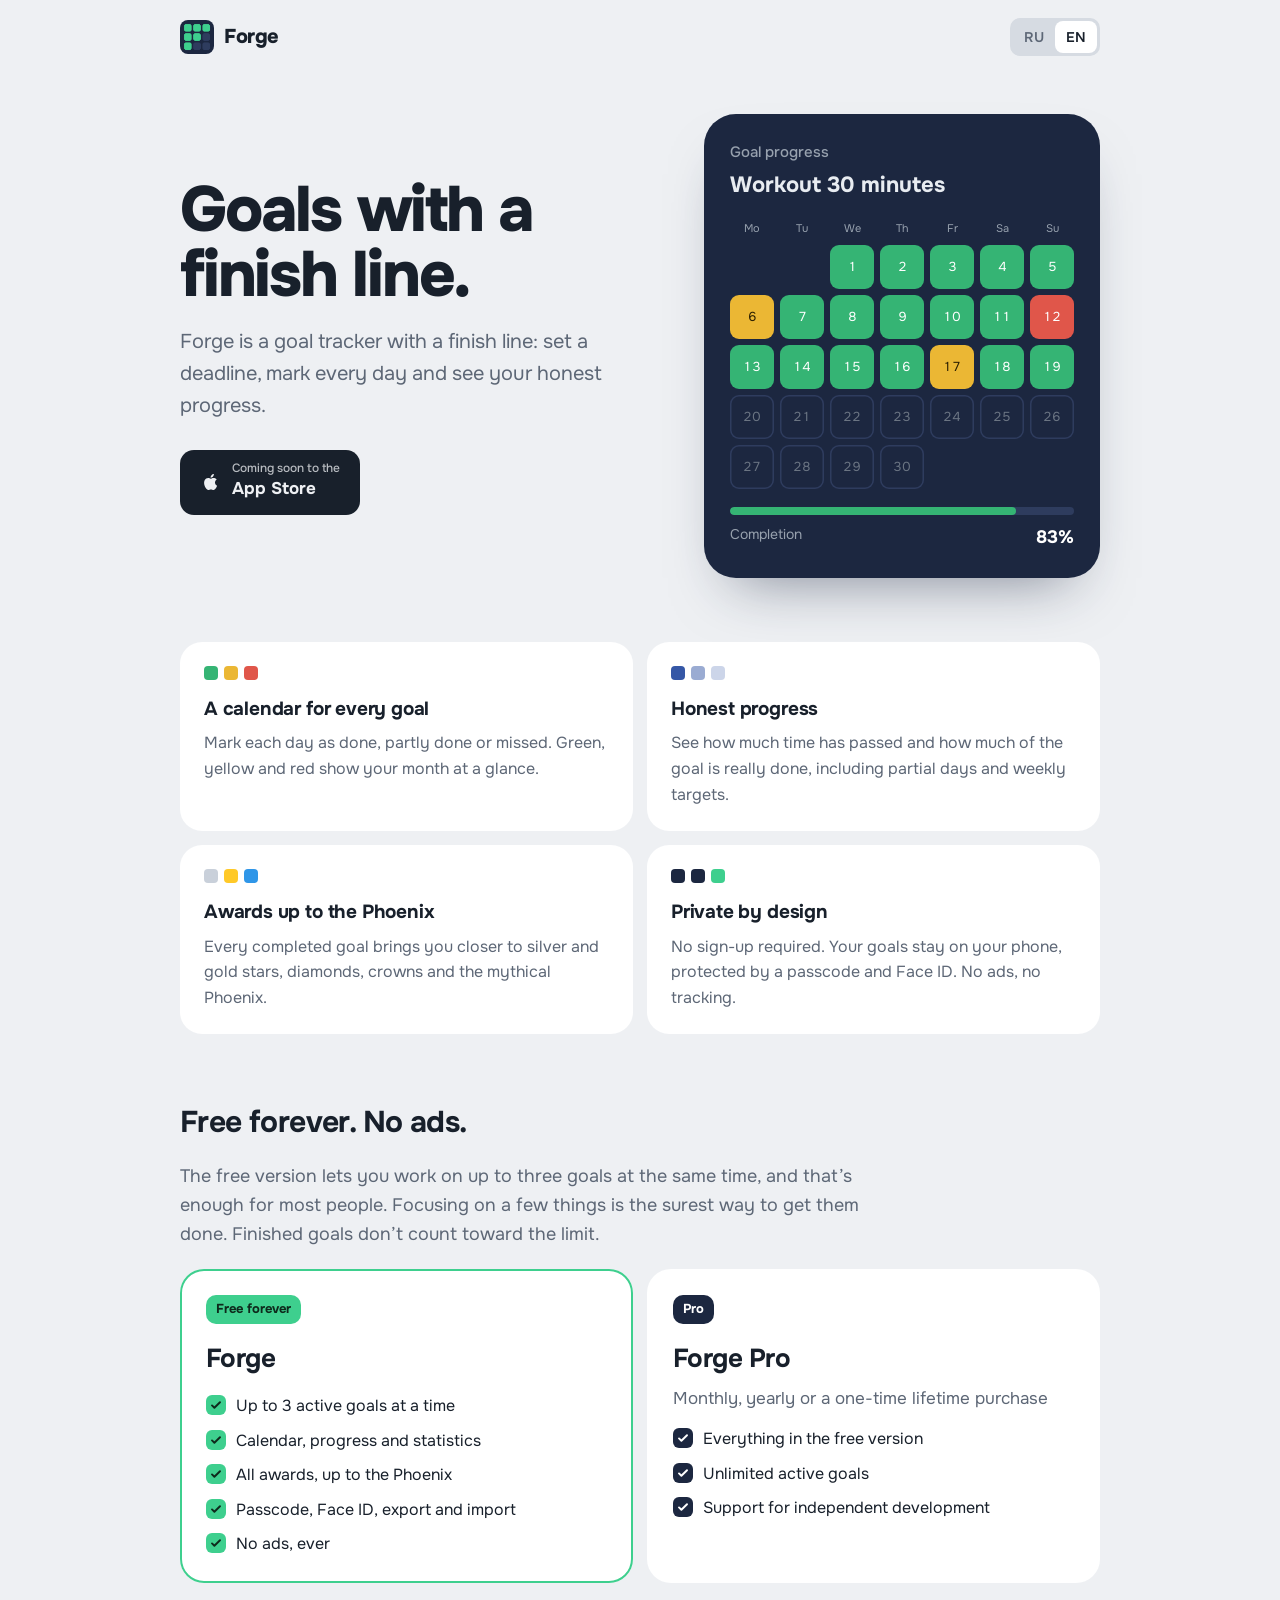
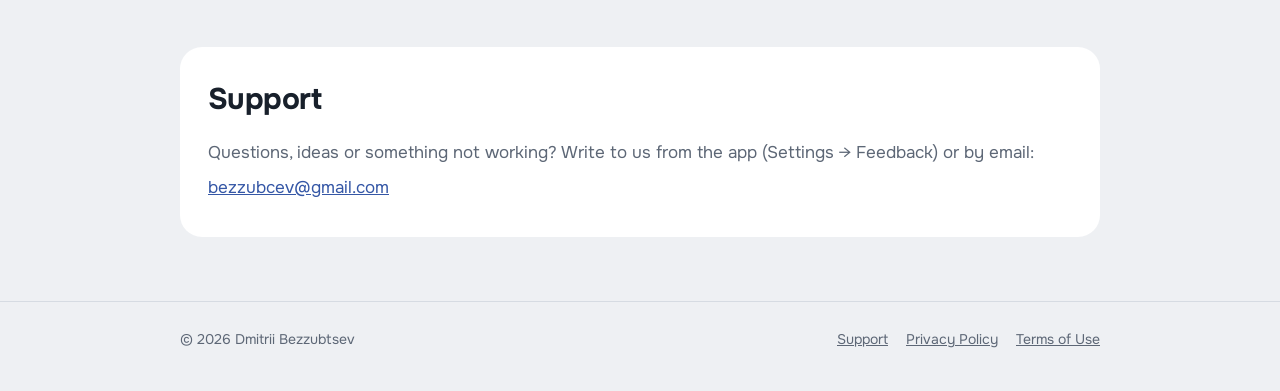
<file: index.html>
<!doctype html>
<html lang="en">
<head>
<meta charset="utf-8">
<meta name="viewport" content="width=device-width, initial-scale=1">
<title>Forge — goals with a finish line</title>
<meta name="title-en" content="Forge — goals with a finish line">
<meta name="title-ru" content="Forge — цели с финишной чертой">
<meta name="description" content="Forge is a goal tracker with a finish line: set a deadline, mark every day and see your honest progress.">
<link rel="icon" href="favicon.png">
<link rel="apple-touch-icon" href="apple-touch-icon.png">
<link rel="preconnect" href="https://fonts.googleapis.com">
<link rel="preconnect" href="https://fonts.gstatic.com" crossorigin>
<link href="https://fonts.googleapis.com/css2?family=Onest:wght@400;500;600;700;800&display=swap" rel="stylesheet">
<link rel="stylesheet" href="style.css">
<script src="lang.js" defer></script>
</head>
<body>
<div class="wrap">
<header class="top">
  <a class="brand" href="index.html"><img src="icon-512.png" alt="">Forge</a>
  <div class="lang" role="group" aria-label="Language"><button data-set="ru" aria-pressed="false">RU</button><button data-set="en" aria-pressed="true">EN</button></div>
</header>

<main>
<section class="hero">
  <div>
    <h1><span data-lang="en">Goals with a finish line.</span><span data-lang="ru">Цели с финишной чертой.</span></h1>
    <p class="lead" data-lang="en">Forge is a goal tracker with a finish line: set a deadline, mark every day and see your honest progress.</p>
    <p class="lead" data-lang="ru">Forge — трекер целей с финишной чертой: задайте срок, отмечайте каждый день и видьте честный процент выполнения.</p>
    <span class="store" aria-disabled="true">
      <svg width="22" height="22" viewBox="0 0 24 24" fill="currentColor" aria-hidden="true"><path d="M16.37 12.6c-.02-2.2 1.8-3.26 1.88-3.31-1.03-1.5-2.62-1.7-3.19-1.73-1.36-.14-2.65.8-3.34.8-.69 0-1.75-.78-2.88-.76-1.48.02-2.85.86-3.61 2.19-1.54 2.67-.39 6.62 1.11 8.79.73 1.06 1.6 2.25 2.74 2.21 1.1-.04 1.51-.71 2.84-.71 1.32 0 1.7.71 2.86.69 1.18-.02 1.93-1.08 2.65-2.15.84-1.23 1.18-2.42 1.2-2.48-.03-.01-2.3-.88-2.32-3.5zM14.2 6.13c.6-.73 1.01-1.75.9-2.76-.87.04-1.92.58-2.54 1.31-.56.64-1.05 1.67-.92 2.66.97.08 1.96-.49 2.56-1.21z"/></svg>
      <span><small><span data-lang="en">Coming soon to the</span><span data-lang="ru">Скоро в</span></small>App Store</span>
    </span>
  </div>
  <div class="cal" aria-hidden="true">
    <h3><span data-lang="en">Goal progress</span><span data-lang="ru">Прогресс по цели</span></h3>
    <strong><span data-lang="en">Workout 30 minutes</span><span data-lang="ru">Тренировка 30 минут</span></strong>
    <div class="grid"><span class="wd"><b data-lang="en" style="font-weight:inherit">Mo</b><b data-lang="ru" style="font-weight:inherit">Пн</b></span><span class="wd"><b data-lang="en" style="font-weight:inherit">Tu</b><b data-lang="ru" style="font-weight:inherit">Вт</b></span><span class="wd"><b data-lang="en" style="font-weight:inherit">We</b><b data-lang="ru" style="font-weight:inherit">Ср</b></span><span class="wd"><b data-lang="en" style="font-weight:inherit">Th</b><b data-lang="ru" style="font-weight:inherit">Чт</b></span><span class="wd"><b data-lang="en" style="font-weight:inherit">Fr</b><b data-lang="ru" style="font-weight:inherit">Пт</b></span><span class="wd"><b data-lang="en" style="font-weight:inherit">Sa</b><b data-lang="ru" style="font-weight:inherit">Сб</b></span><span class="wd"><b data-lang="en" style="font-weight:inherit">Su</b><b data-lang="ru" style="font-weight:inherit">Вс</b></span><span class="empty"></span><span class="empty"></span><span class="ok">1</span><span class="ok">2</span><span class="ok">3</span><span class="ok">4</span><span class="ok">5</span><span class="part">6</span><span class="ok">7</span><span class="ok">8</span><span class="ok">9</span><span class="ok">10</span><span class="ok">11</span><span class="bad">12</span><span class="ok">13</span><span class="ok">14</span><span class="ok">15</span><span class="ok">16</span><span class="part">17</span><span class="ok">18</span><span class="ok">19</span><span class="fut">20</span><span class="fut">21</span><span class="fut">22</span><span class="fut">23</span><span class="fut">24</span><span class="fut">25</span><span class="fut">26</span><span class="fut">27</span><span class="fut">28</span><span class="fut">29</span><span class="fut">30</span></div>
    <div class="bar"><i></i></div>
    <div class="pct"><span data-lang="en">Completion</span><span data-lang="ru">Прогресс выполнения</span><b>83%</b></div>
  </div>
</section>

<section class="features">
  <div class="feature">
    <div class="dots"><i style="background:#35B474"></i><i style="background:#EBB734"></i><i style="background:#E0564A"></i></div>
    <h3 data-lang="en">A calendar for every goal</h3><h3 data-lang="ru">Календарь для каждой цели</h3>
    <p data-lang="en">Mark each day as done, partly done or missed. Green, yellow and red show your month at a glance.</p>
    <p data-lang="ru">Отмечайте каждый день: выполнено, частично или не выполнено. Зелёный, жёлтый и красный показывают весь месяц с одного взгляда.</p>
  </div>
  <div class="feature">
    <div class="dots"><i style="background:#3557A6"></i><i style="background:#3557A6;opacity:.5"></i><i style="background:#3557A6;opacity:.25"></i></div>
    <h3 data-lang="en">Honest progress</h3><h3 data-lang="ru">Честный прогресс</h3>
    <p data-lang="en">See how much time has passed and how much of the goal is really done, including partial days and weekly targets.</p>
    <p data-lang="ru">Видно, сколько времени прошло и сколько цели выполнено на самом деле, с учётом частичных дней и недельных норм.</p>
  </div>
  <div class="feature">
    <div class="dots"><i style="background:#C9D0DA"></i><i style="background:#FFC928"></i><i style="background:#2F96E8"></i></div>
    <h3 data-lang="en">Awards up to the Phoenix</h3><h3 data-lang="ru">Награды вплоть до Феникса</h3>
    <p data-lang="en">Every completed goal brings you closer to silver and gold stars, diamonds, crowns and the mythical Phoenix.</p>
    <p data-lang="ru">Каждая выполненная цель приближает к серебряным и золотым звёздам, бриллиантам, коронам и мифическому Фениксу.</p>
  </div>
  <div class="feature">
    <div class="dots"><i style="background:#1C2740"></i><i style="background:#1C2740"></i><i style="background:#3ECF8E"></i></div>
    <h3 data-lang="en">Private by design</h3><h3 data-lang="ru">Данные остаются у вас</h3>
    <p data-lang="en">No sign-up required. Your goals stay on your phone, protected by a passcode and Face ID. No ads, no tracking.</p>
    <p data-lang="ru">Регистрация не нужна. Цели хранятся на вашем телефоне под защитой кода и Face ID. Без рекламы и слежки.</p>
  </div>
</section>

<section class="pricing" id="pricing">
  <h2 class="section-title"><span data-lang="en">Free forever. No ads.</span><span data-lang="ru">Бесплатно навсегда. Без рекламы.</span></h2>
  <p class="intro" data-lang="en">The free version lets you work on up to three goals at the same time, and that’s enough for most people. Focusing on a few things is the surest way to get them done. Finished goals don’t count toward the limit.</p>
  <p class="intro" data-lang="ru">В бесплатной версии можно вести до трёх целей одновременно, и большинству этого хватает. Сосредоточиться на немногом — самый верный способ довести дело до конца. Завершённые цели в лимит не входят.</p>
  <div class="plans">
    <div class="plan free">
      <span class="tag"><span data-lang="en">Free forever</span><span data-lang="ru">Бесплатно навсегда</span></span>
      <h3>Forge</h3>
      <ul>
        <li><span data-lang="en">Up to 3 active goals at a time</span><span data-lang="ru">До 3 активных целей одновременно</span></li>
        <li><span data-lang="en">Calendar, progress and statistics</span><span data-lang="ru">Календарь, прогресс и статистика</span></li>
        <li><span data-lang="en">All awards, up to the Phoenix</span><span data-lang="ru">Все награды, вплоть до Феникса</span></li>
        <li><span data-lang="en">Passcode, Face ID, export and import</span><span data-lang="ru">Код, Face ID, экспорт и импорт</span></li>
        <li><span data-lang="en">No ads, ever</span><span data-lang="ru">Никакой рекламы</span></li>
      </ul>
    </div>
    <div class="plan pro">
      <span class="tag">Pro</span>
      <h3>Forge Pro</h3>
      <p class="price"><span data-lang="en">Monthly, yearly or a one-time lifetime purchase</span><span data-lang="ru">На месяц, на год или навсегда одной покупкой</span></p>
      <ul>
        <li><span data-lang="en">Everything in the free version</span><span data-lang="ru">Всё, что есть в бесплатной версии</span></li>
        <li><span data-lang="en">Unlimited active goals</span><span data-lang="ru">Неограниченное число активных целей</span></li>
        <li><span data-lang="en">Support for independent development</span><span data-lang="ru">Поддержка независимой разработки</span></li>
      </ul>
    </div>
  </div>
</section>

<section class="support" id="support">
  <h2 class="section-title"><span data-lang="en">Support</span><span data-lang="ru">Поддержка</span></h2>
  <p data-lang="en">Questions, ideas or something not working? Write to us from the app (Settings → Feedback) or by email:</p>
  <p data-lang="ru">Есть вопрос, идея или что-то не работает? Напишите нам из приложения («Настройки» → «Обратная связь») или на почту:</p>
  <p><a href="mailto:bezzubcev@gmail.com">bezzubcev@gmail.com</a></p>
</section>
</main>
</div>
<footer><div class="wrap">
  <span><span data-lang="en">© 2026 Dmitrii Bezzubtsev</span><span data-lang="ru">© 2026 Дмитрий Беззубцев</span></span>
  <nav>
    <a href="index.html#support"><span data-lang="en">Support</span><span data-lang="ru">Поддержка</span></a>
    <a href="privacy.html"><span data-lang="en">Privacy Policy</span><span data-lang="ru">Политика конфиденциальности</span></a>
    <a href="terms.html"><span data-lang="en">Terms of Use</span><span data-lang="ru">Условия использования</span></a>
  </nav>
</div></footer>
</body>
</html>
</file>
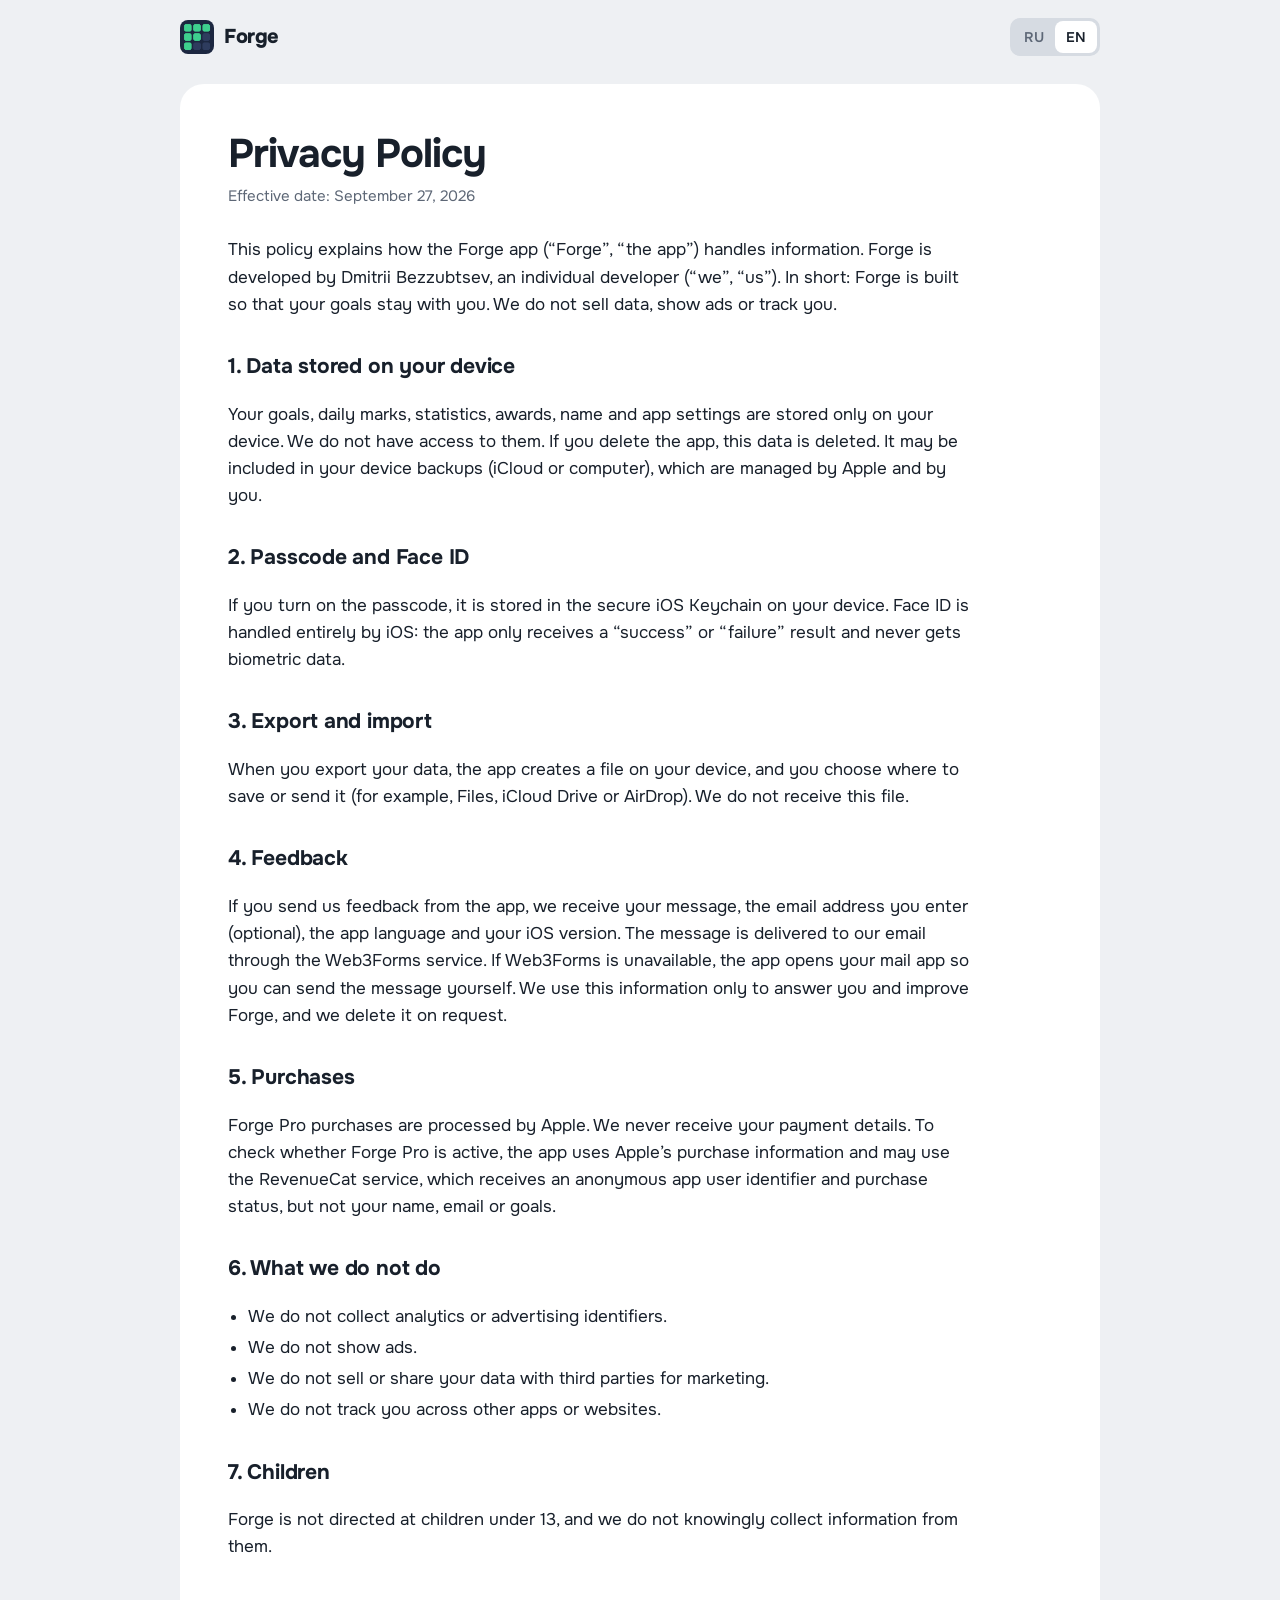
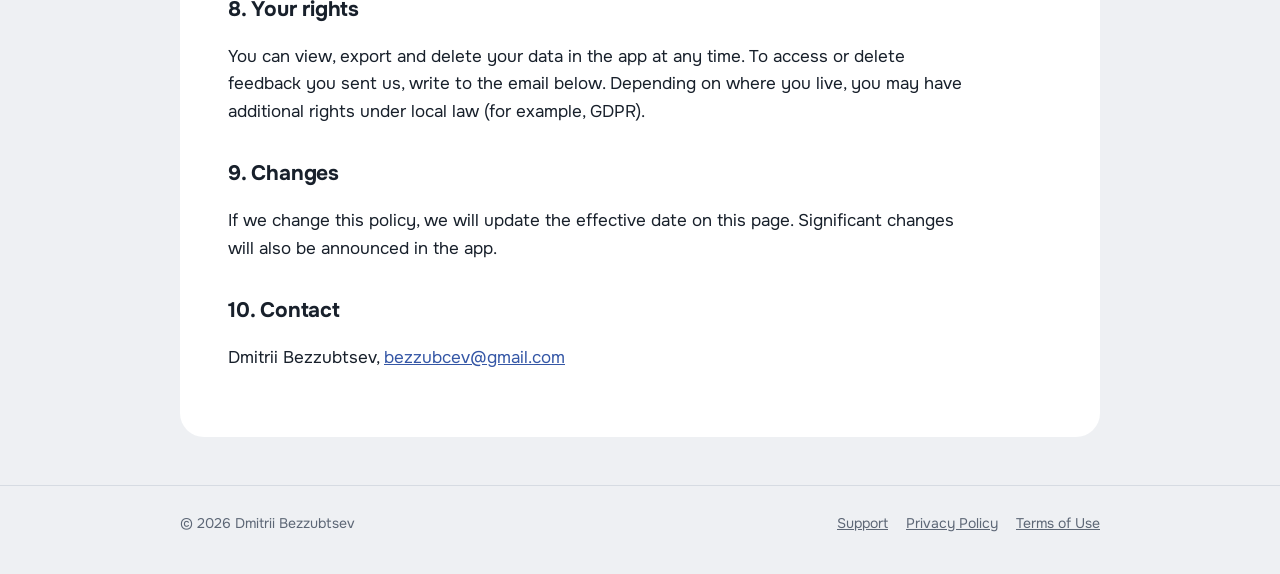
<file: privacy.html>
<!doctype html>
<html lang="en">
<head>
<meta charset="utf-8">
<meta name="viewport" content="width=device-width, initial-scale=1">
<title>Forge — Privacy Policy</title>
<meta name="title-en" content="Forge — Privacy Policy">
<meta name="title-ru" content="Forge — Политика конфиденциальности">
<meta name="description" content="Forge privacy policy.">
<link rel="icon" href="favicon.png">
<link rel="apple-touch-icon" href="apple-touch-icon.png">
<link rel="preconnect" href="https://fonts.googleapis.com">
<link rel="preconnect" href="https://fonts.gstatic.com" crossorigin>
<link href="https://fonts.googleapis.com/css2?family=Onest:wght@400;500;600;700;800&display=swap" rel="stylesheet">
<link rel="stylesheet" href="style.css">
<script src="lang.js" defer></script>
</head>
<body>
<div class="wrap">
<header class="top">
  <a class="brand" href="index.html"><img src="icon-512.png" alt="">Forge</a>
  <div class="lang" role="group" aria-label="Language"><button data-set="ru" aria-pressed="false">RU</button><button data-set="en" aria-pressed="true">EN</button></div>
</header>

<main class="doc">
<div data-lang="en">
<h1>Privacy Policy</h1>
<p class="date">Effective date: September 27, 2026</p>
<p>This policy explains how the Forge app (“Forge”, “the app”) handles information. Forge is developed by Dmitrii Bezzubtsev, an individual developer (“we”, “us”). In short: Forge is built so that your goals stay with you. We do not sell data, show ads or track you.</p>

<h2>1. Data stored on your device</h2>
<p>Your goals, daily marks, statistics, awards, name and app settings are stored only on your device. We do not have access to them. If you delete the app, this data is deleted. It may be included in your device backups (iCloud or computer), which are managed by Apple and by you.</p>

<h2>2. Passcode and Face ID</h2>
<p>If you turn on the passcode, it is stored in the secure iOS Keychain on your device. Face ID is handled entirely by iOS: the app only receives a “success” or “failure” result and never gets biometric data.</p>

<h2>3. Export and import</h2>
<p>When you export your data, the app creates a file on your device, and you choose where to save or send it (for example, Files, iCloud Drive or AirDrop). We do not receive this file.</p>

<h2>4. Feedback</h2>
<p>If you send us feedback from the app, we receive your message, the email address you enter (optional), the app language and your iOS version. The message is delivered to our email through the Web3Forms service. If Web3Forms is unavailable, the app opens your mail app so you can send the message yourself. We use this information only to answer you and improve Forge, and we delete it on request.</p>

<h2>5. Purchases</h2>
<p>Forge Pro purchases are processed by Apple. We never receive your payment details. To check whether Forge Pro is active, the app uses Apple’s purchase information and may use the RevenueCat service, which receives an anonymous app user identifier and purchase status, but not your name, email or goals.</p>

<h2>6. What we do not do</h2>
<ul>
<li>We do not collect analytics or advertising identifiers.</li>
<li>We do not show ads.</li>
<li>We do not sell or share your data with third parties for marketing.</li>
<li>We do not track you across other apps or websites.</li>
</ul>

<h2>7. Children</h2>
<p>Forge is not directed at children under 13, and we do not knowingly collect information from them.</p>

<h2>8. Your rights</h2>
<p>You can view, export and delete your data in the app at any time. To access or delete feedback you sent us, write to the email below. Depending on where you live, you may have additional rights under local law (for example, GDPR).</p>

<h2>9. Changes</h2>
<p>If we change this policy, we will update the effective date on this page. Significant changes will also be announced in the app.</p>

<h2>10. Contact</h2>
<p>Dmitrii Bezzubtsev, <a href="mailto:bezzubcev@gmail.com">bezzubcev@gmail.com</a></p>
</div>

<div data-lang="ru">
<h1>Политика конфиденциальности</h1>
<p class="date">Дата вступления в силу: 27 сентября 2026 г.</p>
<p>Эта политика объясняет, как приложение Forge («Forge», «приложение») обращается с информацией. Forge разрабатывает Дмитрий Беззубцев как частное лицо («мы»). Коротко: Forge устроен так, чтобы ваши цели оставались у вас. Мы не продаём данные, не показываем рекламу и не следим за вами.</p>

<h2>1. Данные на вашем устройстве</h2>
<p>Цели, отметки по дням, статистика, награды, имя и настройки приложения хранятся только на вашем устройстве. У нас нет к ним доступа. При удалении приложения эти данные удаляются. Они могут попадать в резервные копии устройства (iCloud или компьютер), которыми управляют Apple и вы.</p>

<h2>2. Код и Face ID</h2>
<p>Если вы включаете вход по коду, код хранится в защищённом хранилище iOS (Keychain) на вашем устройстве. Face ID полностью обрабатывается iOS: приложение получает только результат «успешно» или «не удалось» и никогда не получает биометрические данные.</p>

<h2>3. Экспорт и импорт</h2>
<p>При экспорте приложение создаёт файл на вашем устройстве, а вы сами выбираете, куда его сохранить или отправить (например, «Файлы», iCloud Drive или AirDrop). Мы этот файл не получаем.</p>

<h2>4. Обратная связь</h2>
<p>Если вы отправляете нам отзыв из приложения, мы получаем ваше сообщение, адрес почты, если вы его указали, язык приложения и версию iOS. Сообщение доставляется на нашу почту через сервис Web3Forms. Если Web3Forms недоступен, приложение открывает почтовое приложение, и вы отправляете письмо сами. Мы используем эти данные только для ответа вам и улучшения Forge и удаляем их по запросу.</p>

<h2>5. Покупки</h2>
<p>Покупки Forge Pro обрабатывает Apple. Мы никогда не получаем ваши платёжные данные. Чтобы проверить, активен ли Forge Pro, приложение использует сведения о покупках от Apple и может использовать сервис RevenueCat, который получает анонимный идентификатор пользователя приложения и статус покупки, но не ваше имя, почту или цели.</p>

<h2>6. Чего мы не делаем</h2>
<ul>
<li>Не собираем аналитику и рекламные идентификаторы.</li>
<li>Не показываем рекламу.</li>
<li>Не продаём и не передаём ваши данные третьим лицам для маркетинга.</li>
<li>Не отслеживаем вас в других приложениях и на сайтах.</li>
</ul>

<h2>7. Дети</h2>
<p>Forge не предназначен для детей младше 13 лет, и мы сознательно не собираем их данные.</p>

<h2>8. Ваши права</h2>
<p>Вы можете в любой момент просмотреть, экспортировать и удалить свои данные в приложении. Чтобы получить или удалить отправленные нам отзывы, напишите на почту ниже. В зависимости от страны проживания у вас могут быть дополнительные права по местному законодательству (например, по GDPR).</p>

<h2>9. Изменения</h2>
<p>При изменении политики мы обновим дату на этой странице. О существенных изменениях также сообщим в приложении.</p>

<h2>10. Контакты</h2>
<p>Дмитрий Беззубцев, <a href="mailto:bezzubcev@gmail.com">bezzubcev@gmail.com</a></p>
</div>
</main>
</div>
<footer><div class="wrap">
  <span><span data-lang="en">© 2026 Dmitrii Bezzubtsev</span><span data-lang="ru">© 2026 Дмитрий Беззубцев</span></span>
  <nav>
    <a href="index.html#support"><span data-lang="en">Support</span><span data-lang="ru">Поддержка</span></a>
    <a href="privacy.html"><span data-lang="en">Privacy Policy</span><span data-lang="ru">Политика конфиденциальности</span></a>
    <a href="terms.html"><span data-lang="en">Terms of Use</span><span data-lang="ru">Условия использования</span></a>
  </nav>
</div></footer>
</body>
</html>
</file>
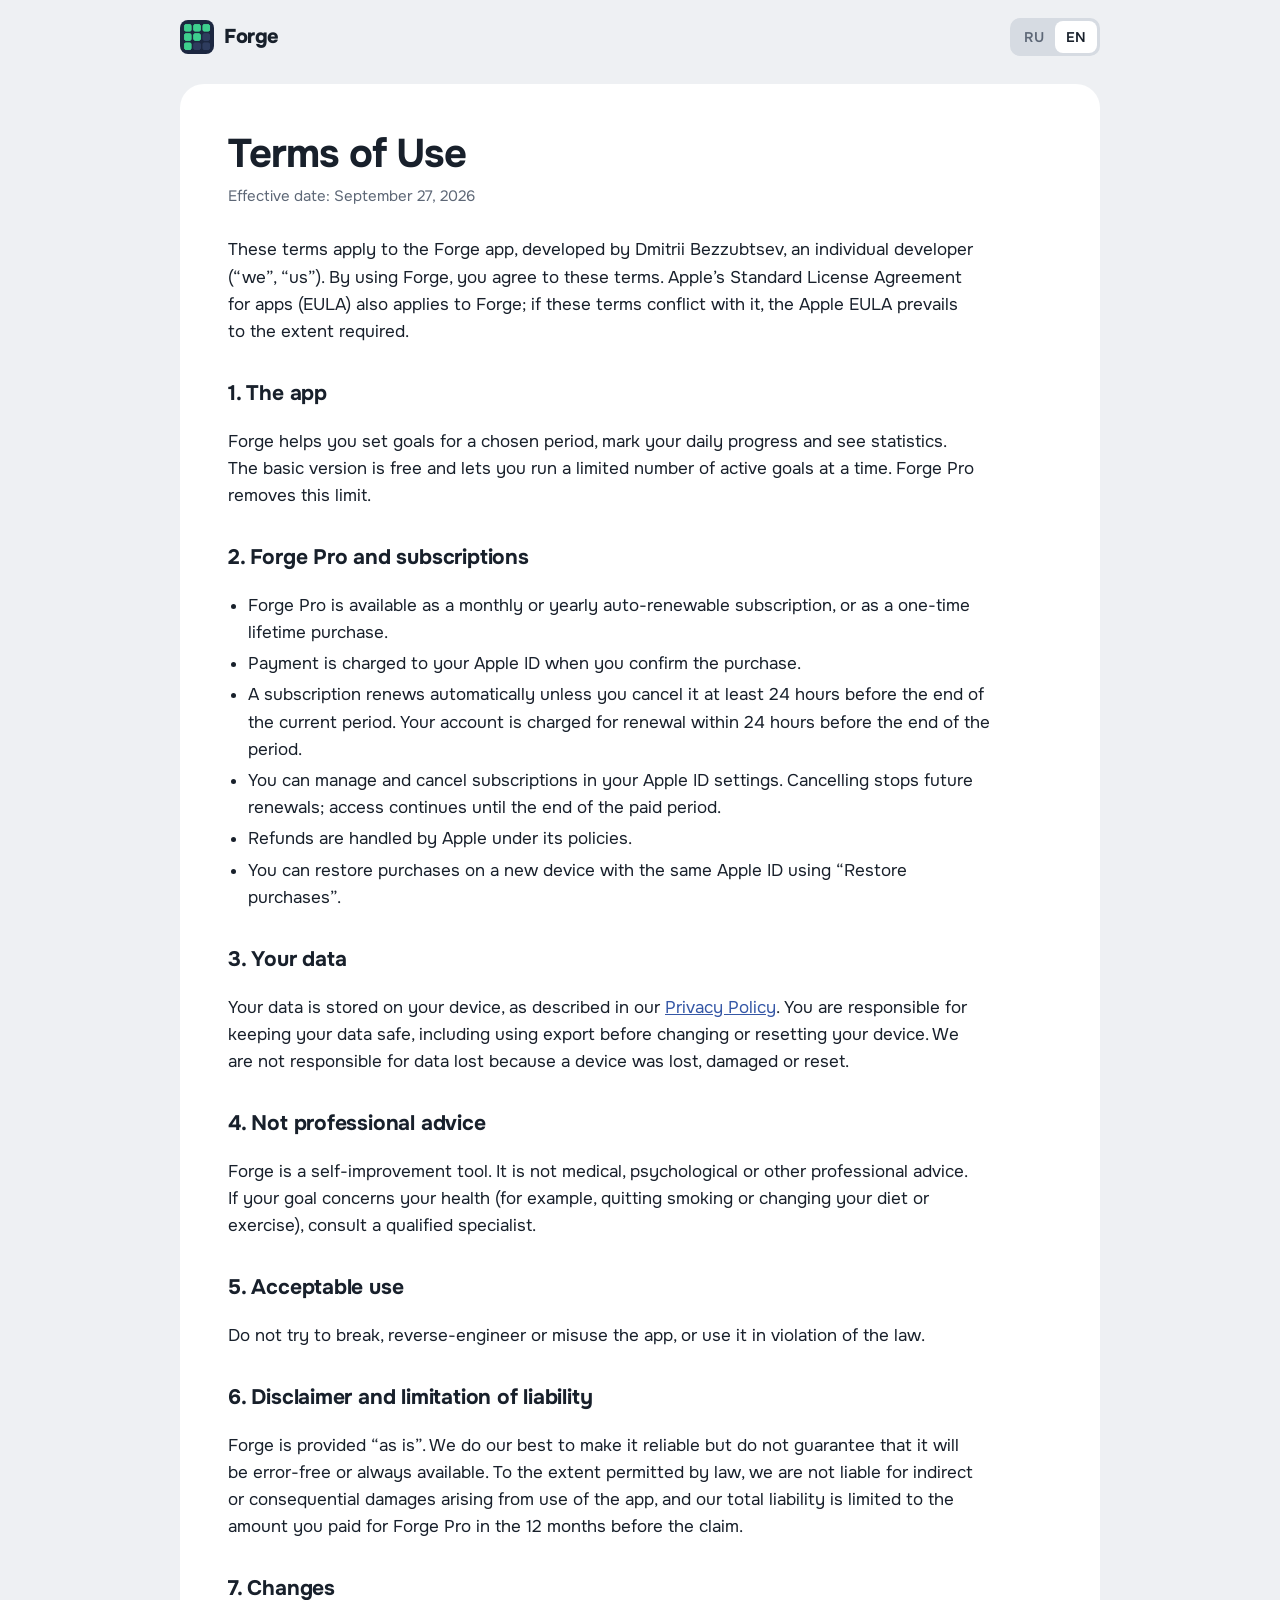
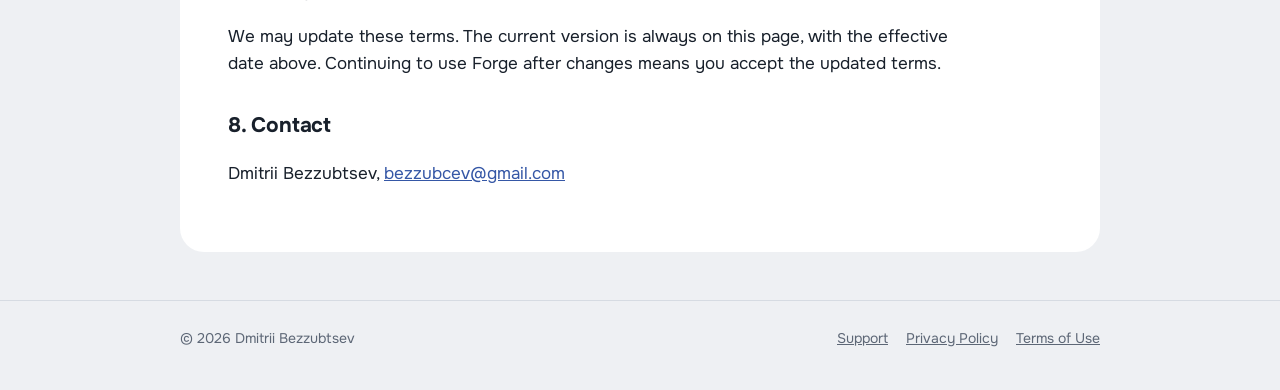
<file: terms.html>
<!doctype html>
<html lang="en">
<head>
<meta charset="utf-8">
<meta name="viewport" content="width=device-width, initial-scale=1">
<title>Forge — Terms of Use</title>
<meta name="title-en" content="Forge — Terms of Use">
<meta name="title-ru" content="Forge — Условия использования">
<meta name="description" content="Forge terms of use.">
<link rel="icon" href="favicon.png">
<link rel="apple-touch-icon" href="apple-touch-icon.png">
<link rel="preconnect" href="https://fonts.googleapis.com">
<link rel="preconnect" href="https://fonts.gstatic.com" crossorigin>
<link href="https://fonts.googleapis.com/css2?family=Onest:wght@400;500;600;700;800&display=swap" rel="stylesheet">
<link rel="stylesheet" href="style.css">
<script src="lang.js" defer></script>
</head>
<body>
<div class="wrap">
<header class="top">
  <a class="brand" href="index.html"><img src="icon-512.png" alt="">Forge</a>
  <div class="lang" role="group" aria-label="Language"><button data-set="ru" aria-pressed="false">RU</button><button data-set="en" aria-pressed="true">EN</button></div>
</header>

<main class="doc">
<div data-lang="en">
<h1>Terms of Use</h1>
<p class="date">Effective date: September 27, 2026</p>
<p>These terms apply to the Forge app, developed by Dmitrii Bezzubtsev, an individual developer (“we”, “us”). By using Forge, you agree to these terms. Apple’s Standard License Agreement for apps (EULA) also applies to Forge; if these terms conflict with it, the Apple EULA prevails to the extent required.</p>

<h2>1. The app</h2>
<p>Forge helps you set goals for a chosen period, mark your daily progress and see statistics. The basic version is free and lets you run a limited number of active goals at a time. Forge Pro removes this limit.</p>

<h2>2. Forge Pro and subscriptions</h2>
<ul>
<li>Forge Pro is available as a monthly or yearly auto-renewable subscription, or as a one-time lifetime purchase.</li>
<li>Payment is charged to your Apple ID when you confirm the purchase.</li>
<li>A subscription renews automatically unless you cancel it at least 24 hours before the end of the current period. Your account is charged for renewal within 24 hours before the end of the period.</li>
<li>You can manage and cancel subscriptions in your Apple ID settings. Cancelling stops future renewals; access continues until the end of the paid period.</li>
<li>Refunds are handled by Apple under its policies.</li>
<li>You can restore purchases on a new device with the same Apple ID using “Restore purchases”.</li>
</ul>

<h2>3. Your data</h2>
<p>Your data is stored on your device, as described in our <a href="privacy.html">Privacy Policy</a>. You are responsible for keeping your data safe, including using export before changing or resetting your device. We are not responsible for data lost because a device was lost, damaged or reset.</p>

<h2>4. Not professional advice</h2>
<p>Forge is a self-improvement tool. It is not medical, psychological or other professional advice. If your goal concerns your health (for example, quitting smoking or changing your diet or exercise), consult a qualified specialist.</p>

<h2>5. Acceptable use</h2>
<p>Do not try to break, reverse-engineer or misuse the app, or use it in violation of the law.</p>

<h2>6. Disclaimer and limitation of liability</h2>
<p>Forge is provided “as is”. We do our best to make it reliable but do not guarantee that it will be error-free or always available. To the extent permitted by law, we are not liable for indirect or consequential damages arising from use of the app, and our total liability is limited to the amount you paid for Forge Pro in the 12 months before the claim.</p>

<h2>7. Changes</h2>
<p>We may update these terms. The current version is always on this page, with the effective date above. Continuing to use Forge after changes means you accept the updated terms.</p>

<h2>8. Contact</h2>
<p>Dmitrii Bezzubtsev, <a href="mailto:bezzubcev@gmail.com">bezzubcev@gmail.com</a></p>
</div>

<div data-lang="ru">
<h1>Условия использования</h1>
<p class="date">Дата вступления в силу: 27 сентября 2026 г.</p>
<p>Эти условия относятся к приложению Forge, которое разрабатывает Дмитрий Беззубцев как частное лицо («мы»). Используя Forge, вы соглашаетесь с этими условиями. К Forge также применяется стандартное лицензионное соглашение Apple для приложений (EULA); при противоречии с ним в необходимой степени действует EULA Apple.</p>

<h2>1. Приложение</h2>
<p>Forge помогает ставить цели на выбранный срок, отмечать ежедневный прогресс и видеть статистику. Базовая версия бесплатна и позволяет вести ограниченное число активных целей одновременно. Forge Pro снимает это ограничение.</p>

<h2>2. Forge Pro и подписки</h2>
<ul>
<li>Forge Pro доступен как автопродлеваемая подписка на месяц или год, либо как разовая покупка навсегда.</li>
<li>Оплата списывается с Apple ID при подтверждении покупки.</li>
<li>Подписка продлевается автоматически, если не отменить её минимум за 24 часа до конца текущего периода. Оплата за продление списывается в течение 24 часов до окончания периода.</li>
<li>Управлять подписками и отменять их можно в настройках Apple ID. Отмена прекращает будущие продления; доступ сохраняется до конца оплаченного периода.</li>
<li>Возвраты средств осуществляет Apple по своим правилам.</li>
<li>На новом устройстве с тем же Apple ID покупки можно восстановить кнопкой «Восстановить покупки».</li>
</ul>

<h2>3. Ваши данные</h2>
<p>Ваши данные хранятся на вашем устройстве, как описано в <a href="privacy.html">Политике конфиденциальности</a>. Вы сами отвечаете за их сохранность, в том числе за экспорт перед сменой или сбросом устройства. Мы не несём ответственности за потерю данных из-за утраты, поломки или сброса устройства.</p>

<h2>4. Не профессиональная консультация</h2>
<p>Forge — инструмент для самосовершенствования, а не медицинская, психологическая или иная профессиональная консультация. Если цель касается здоровья (например, отказ от курения, изменение питания или нагрузок), проконсультируйтесь со специалистом.</p>

<h2>5. Допустимое использование</h2>
<p>Не пытайтесь взломать приложение, извлечь его исходный код или использовать его в нарушение закона.</p>

<h2>6. Отказ от гарантий и ограничение ответственности</h2>
<p>Forge предоставляется «как есть». Мы стараемся сделать его надёжным, но не гарантируем отсутствие ошибок и постоянную доступность. В пределах, допустимых законом, мы не несём ответственности за косвенный ущерб от использования приложения, а наша совокупная ответственность ограничена суммой, уплаченной вами за Forge Pro за 12 месяцев до претензии.</p>

<h2>7. Изменения</h2>
<p>Мы можем обновлять эти условия. Актуальная версия всегда на этой странице с указанной выше датой. Продолжая пользоваться Forge после изменений, вы принимаете обновлённые условия.</p>

<h2>8. Контакты</h2>
<p>Дмитрий Беззубцев, <a href="mailto:bezzubcev@gmail.com">bezzubcev@gmail.com</a></p>
</div>
</main>
</div>
<footer><div class="wrap">
  <span><span data-lang="en">© 2026 Dmitrii Bezzubtsev</span><span data-lang="ru">© 2026 Дмитрий Беззубцев</span></span>
  <nav>
    <a href="index.html#support"><span data-lang="en">Support</span><span data-lang="ru">Поддержка</span></a>
    <a href="privacy.html"><span data-lang="en">Privacy Policy</span><span data-lang="ru">Политика конфиденциальности</span></a>
    <a href="terms.html"><span data-lang="en">Terms of Use</span><span data-lang="ru">Условия использования</span></a>
  </nav>
</div></footer>
</body>
</html>
</file>
<file: style.css>
:root{
  --bg:#EEF0F3;--surface:#FFFFFF;--ink:#18202B;--ink2:#5D6776;--line:#D6DBE2;
  --steel:#1C2740;--steel2:#2E3C5E;--green:#3ECF8E;--green-ink:#1F7A52;--accent:#3557A6;
  color-scheme:light dark;
}
@media (prefers-color-scheme:dark){:root{
  --bg:#11151B;--surface:#1B2129;--ink:#E8ECF1;--ink2:#97A1AE;--line:#2B333E;--accent:#7D98E2;--green-ink:#3ECF8E;
}}
*{box-sizing:border-box}
html{-webkit-text-size-adjust:100%}
body{margin:0;background:var(--bg);color:var(--ink);font-family:'Onest',-apple-system,BlinkMacSystemFont,'Segoe UI',Roboto,Arial,sans-serif;font-size:17px;line-height:1.6;-webkit-font-smoothing:antialiased}
a{color:var(--accent)}
img{max-width:100%}
.wrap{max-width:960px;margin:0 auto;padding:0 20px}
html[lang=en] [data-lang=ru],html[lang=ru] [data-lang=en]{display:none!important}

header.top{display:flex;align-items:center;justify-content:space-between;padding:18px 0}
.brand{display:flex;align-items:center;gap:10px;text-decoration:none;color:var(--ink);font-weight:800;font-size:20px;letter-spacing:-.02em}
.brand img{width:34px;height:34px;border-radius:8px}
.lang{display:flex;background:var(--line);border-radius:10px;padding:3px}
.lang button{border:0;background:none;font:inherit;font-size:14px;font-weight:600;color:var(--ink2);padding:5px 11px;border-radius:8px;cursor:pointer}
.lang button[aria-pressed=true]{background:var(--surface);color:var(--ink)}

.hero{display:grid;grid-template-columns:1.1fr .9fr;gap:40px;align-items:center;padding:40px 0 64px}
.hero h1{font-size:clamp(40px,7vw,64px);line-height:1.02;letter-spacing:-.035em;margin:0 0 18px;font-weight:800}
.hero p.lead{font-size:20px;color:var(--ink2);margin:0 0 28px;max-width:30em}
.store{display:inline-flex;align-items:center;gap:10px;background:var(--ink);color:var(--bg);text-decoration:none;border-radius:14px;padding:12px 20px;font-weight:700}
.store small{display:block;font-weight:500;font-size:12px;opacity:.75;line-height:1.1}
.note{font-size:14px;color:var(--ink2);margin-top:12px}

/* мини-календарь как в приложении */
.cal{background:var(--steel);border-radius:32px;padding:26px;color:#E8ECF1;box-shadow:0 30px 60px -30px rgba(28,39,64,.55)}
.cal h3{margin:0 0 4px;font-size:15px;font-weight:500;color:#97A1AE}
.cal strong{display:block;font-size:22px;margin-bottom:16px}
.grid{display:grid;grid-template-columns:repeat(7,1fr);gap:6px}
.grid span{aspect-ratio:1;border-radius:9px;background:var(--steel2);display:flex;align-items:center;justify-content:center;font-size:13px;font-variant-numeric:tabular-nums}
.grid .wd{background:none;color:#97A1AE;font-size:11px;aspect-ratio:auto;padding-bottom:2px}
.grid .ok{background:#35B474;color:#fff}.grid .part{background:#EBB734;color:#2A1E00}.grid .bad{background:#E0564A;color:#fff}.grid .fut{background:none;box-shadow:inset 0 0 0 1.5px var(--steel2);color:#6B7583}
.grid .empty{background:none}
.bar{height:8px;border-radius:4px;background:var(--steel2);margin-top:18px;overflow:hidden}.bar i{display:block;height:100%;width:83%;background:#35B474;border-radius:4px}
.pct{display:flex;justify-content:space-between;font-size:14px;color:#97A1AE;margin-top:8px}.pct b{color:#fff;font-size:18px}

.features{display:grid;grid-template-columns:repeat(2,1fr);gap:14px;padding-bottom:64px}
.feature{background:var(--surface);border-radius:22px;padding:24px}
.feature h3{margin:0 0 6px;font-size:19px;letter-spacing:-.01em}
.feature p{margin:0;color:var(--ink2);font-size:16px}
.dots{display:flex;gap:6px;margin-bottom:14px}.dots i{width:14px;height:14px;border-radius:4px;display:block}

.section-title{font-size:30px;letter-spacing:-.02em;margin:0 0 16px}
.support{background:var(--surface);border-radius:22px;padding:28px;margin-bottom:64px}
.support p{margin:0 0 8px;color:var(--ink2)}

footer{border-top:1px solid var(--line);padding:26px 0 40px;color:var(--ink2);font-size:14px}
footer .wrap{display:flex;flex-wrap:wrap;gap:10px 22px;justify-content:space-between}
footer nav{display:flex;gap:18px;flex-wrap:wrap}
footer a{color:var(--ink2)}

/* документы */
.doc{background:var(--surface);border-radius:24px;padding:clamp(22px,5vw,48px);margin:10px 0 48px}
.doc h1{font-size:clamp(26px,7vw,40px);overflow-wrap:break-word;hyphens:auto;letter-spacing:-.025em;line-height:1.1;margin:0 0 8px}
.doc .date{color:var(--ink2);font-size:15px;margin:0 0 28px}
.doc h2{font-size:21px;margin:32px 0 8px;letter-spacing:-.01em}
.doc p,.doc li{color:var(--ink);max-width:44em}
.doc ul{padding-left:1.2em}
.doc li{margin:4px 0}

@media (max-width:760px){
  .hero{grid-template-columns:1fr;padding-top:16px;gap:32px}
  .features{grid-template-columns:1fr}
}

/* тарифы */
.pricing{padding-bottom:64px}
.pricing .intro{color:var(--ink2);margin:0 0 20px;max-width:40em;font-size:18px}
.plans{display:grid;grid-template-columns:1fr 1fr;gap:14px}
.plan{background:var(--surface);border-radius:24px;padding:26px;display:flex;flex-direction:column;gap:14px}
.plan.free{box-shadow:inset 0 0 0 2px var(--green)}
.plan .tag{align-self:flex-start;font-size:13px;font-weight:700;border-radius:10px;padding:4px 10px;background:var(--green);color:#0E2A1C}
.plan.pro .tag{background:var(--steel);color:#fff}
.plan h3{margin:0;font-size:26px;letter-spacing:-.02em}
.plan .price{font-size:17px;color:var(--ink2);margin:-8px 0 0}
.plan ul{list-style:none;padding:0;margin:0;display:grid;gap:9px}
.plan li{display:flex;gap:10px;align-items:flex-start;font-size:16px}
.plan li::before{content:"";flex:none;width:20px;height:20px;margin-top:2px;border-radius:6px;background:var(--green) url("data:image/svg+xml,%3Csvg xmlns='http://www.w3.org/2000/svg' viewBox='0 0 20 20'%3E%3Cpath d='M5 10.5l3 3 7-7' fill='none' stroke='%230E2A1C' stroke-width='2.4' stroke-linecap='round' stroke-linejoin='round'/%3E%3C/svg%3E") center/16px no-repeat}
.plan.pro li::before{background-color:var(--steel);background-image:url("data:image/svg+xml,%3Csvg xmlns='http://www.w3.org/2000/svg' viewBox='0 0 20 20'%3E%3Cpath d='M5 10.5l3 3 7-7' fill='none' stroke='%23ffffff' stroke-width='2.4' stroke-linecap='round' stroke-linejoin='round'/%3E%3C/svg%3E")}
@media (prefers-color-scheme:dark){.plan.pro .tag,.plan.pro li::before{background-color:#3A4A70}}
@media (max-width:760px){.plans{grid-template-columns:1fr}}
</file>
